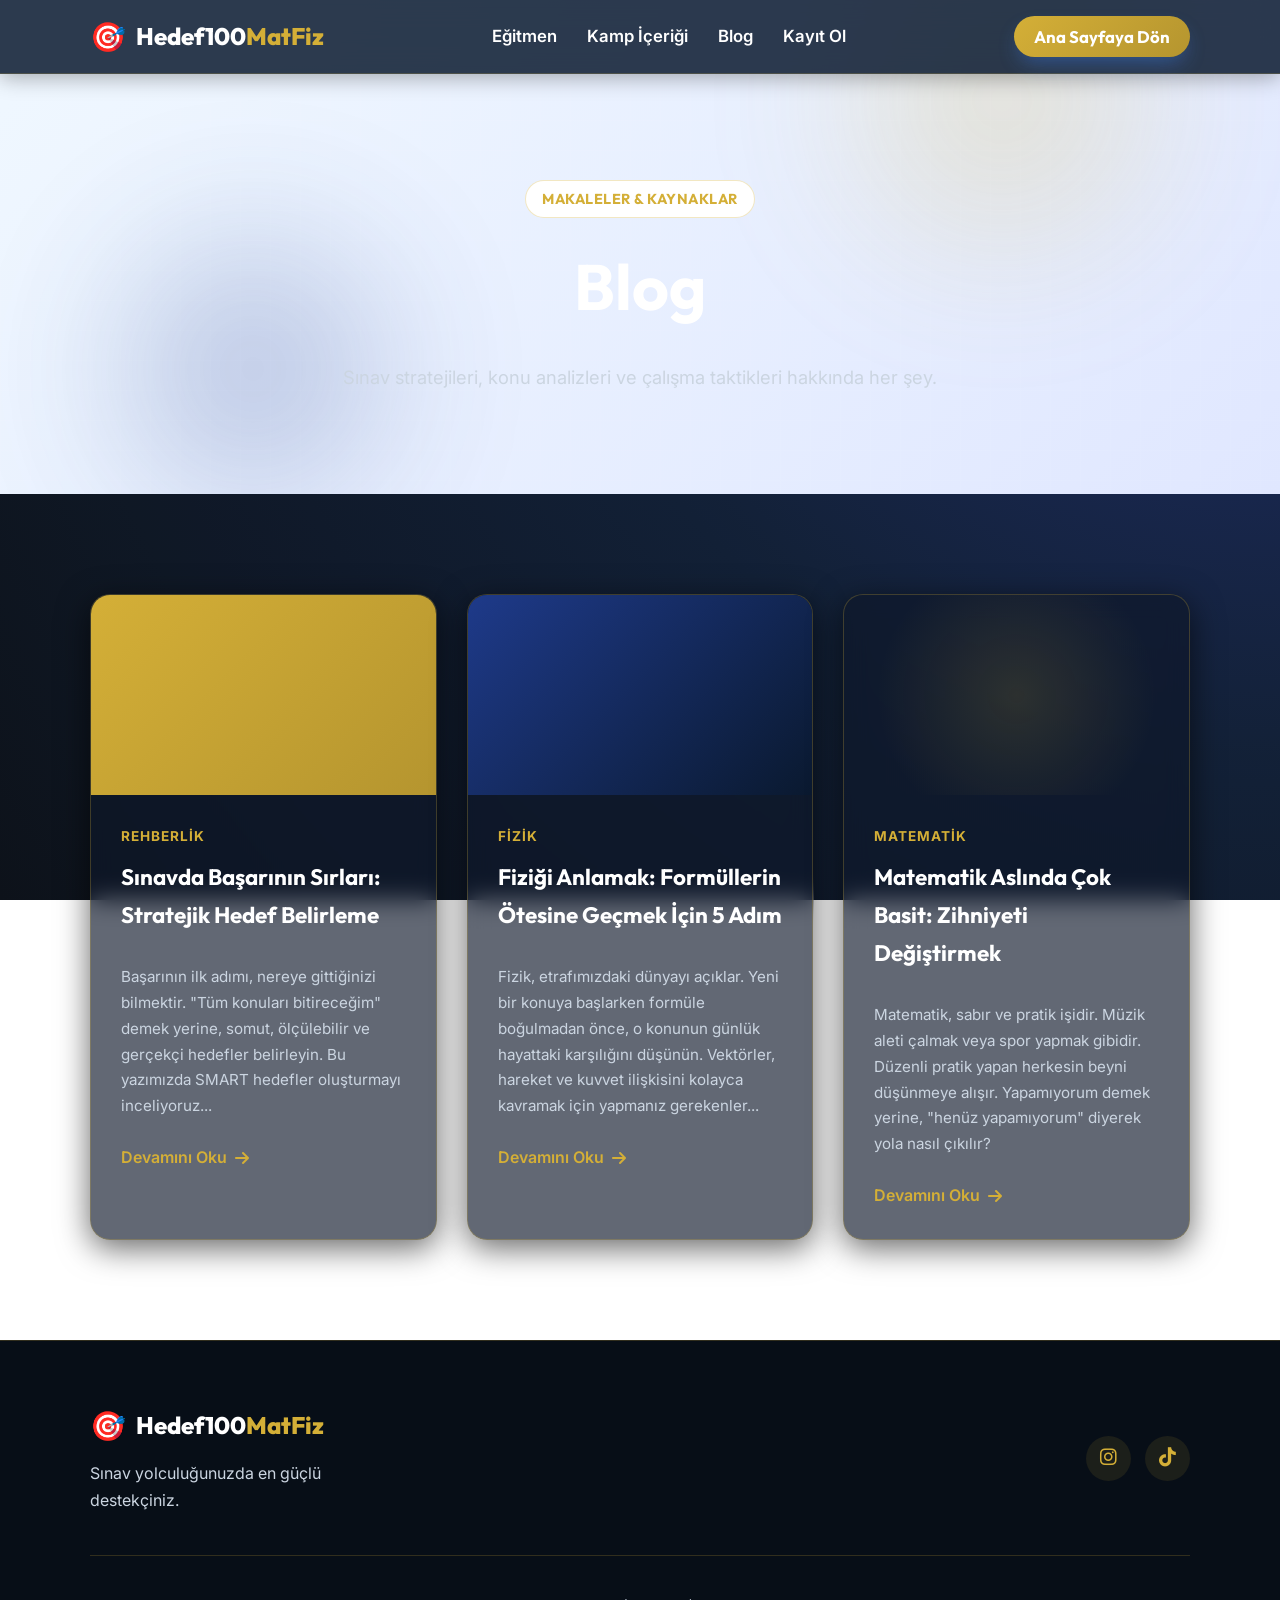
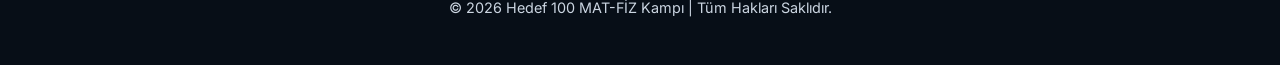
<file: blog.html>
<!DOCTYPE html>
<html lang="tr">
<head>
  <meta charset="UTF-8">
  <meta name="viewport" content="width=device-width, initial-scale=1.0">
  <title>Blog - Hedef 100 MAT-FİZ Kampı</title>
  <meta name="description" content="TYT-AYT Fizik ve Matematik ile ilgili faydalı yazılar ve ipuçları.">
  <link rel="icon" href="https://i.imgur.com/ByuDht1.jpeg" type="image/jpeg">
  
  <link rel="preconnect" href="https://fonts.googleapis.com">
  <link rel="preconnect" href="https://fonts.gstatic.com" crossorigin>
  <link href="https://fonts.googleapis.com/css2?family=Inter:wght@400;500;600&family=Outfit:wght@500;700;800;900&display=swap" rel="stylesheet">
  <link rel="stylesheet" href="https://cdnjs.cloudflare.com/ajax/libs/font-awesome/6.5.2/css/all.min.css" integrity="sha512-SnH5WK+bZxgPHs44uWIX+LLJAJ9/2PkPKZ5QiAj6Ta86w+fsb2TkcmfRyVX3pBnMFcV7oQPJkl9QevSCWr3W6A==" crossorigin="anonymous" referrerpolicy="no-referrer" />

  <link rel="stylesheet" href="style.css">
  
  <style>
    /* Blog Page Specific Styles */
    .blog-header {
      padding: 180px 0 100px;
      text-align: center;
      background: linear-gradient(135deg, #f0f8ff 0%, #e0e7ff 100%);
      position: relative;
    }
    .blog-header .orb-1 { width: 300px; height: 300px; top: -50px; right: 10%; }
    .blog-header .orb-2 { width: 250px; height: 250px; bottom: 0; left: 10%; }
  </style>
</head>
<body>

<header class="site-header">
  <nav class="navbar glass scrolled">
    <div class="container">
      <a href="index.html" class="logo">
        <span class="logo-icon">🎯</span>
        <span class="logo-text">Hedef100<span class="highlight">MatFiz</span></span>
      </a>
      <div class="main-nav">
        <ul class="nav-links">
          <li><a href="index.html#hakkinda" class="nav-link">Eğitmen</a></li>
          <li><a href="index.html#icerik" class="nav-link">Kamp İçeriği</a></li>
          <li><a href="blog.html" class="nav-link active">Blog</a></li>
          <li><a href="index.html#kayit" class="nav-link">Kayıt Ol</a></li>
        </ul>
      </div>
      <div class="navbar-right">
        <a href="index.html" class="button primary-button text-sm" style="padding: 10px 20px;">Ana Sayfaya Dön</a>
        <button id="hamburger-btn" class="hamburger" aria-label="Menüyü aç">
          <div class="hamburger-lines">
            <span class="line line1"></span>
            <span class="line line2"></span>
            <span class="line line3"></span>
          </div>
        </button>
      </div>
    </div>
  </nav>
</header>

<main>
  <section class="blog-header overflow-hidden">
    <div class="orb orb-1"></div>
    <div class="orb orb-2"></div>
    <div class="grid-overlay"></div>
    <div class="container relative z-10">
      <div class="section-badge bg-white">Makaleler & Kaynaklar</div>
      <h1 class="main-title" style="font-size: 4rem; margin-bottom: 20px;">Blog</h1>
      <p class="section-desc">Sınav stratejileri, konu analizleri ve çalışma taktikleri hakkında her şey.</p>
    </div>
  </section>

  <section class="section-padding bg-light">
    <div class="container">
      <div class="blog-grid" style="margin-top: 0;">
        
        <article class="blog-card glass-card hover-lift">
          <div class="blog-card-img bg-gradient-1"></div>
          <div class="blog-card-content">
            <span class="blog-category">Rehberlik</span>
            <h3>Sınavda Başarının Sırları: Stratejik Hedef Belirleme</h3>
            <p>Başarının ilk adımı, nereye gittiğinizi bilmektir. "Tüm konuları bitireceğim" demek yerine, somut, ölçülebilir ve gerçekçi hedefler belirleyin. Bu yazımızda SMART hedefler oluşturmayı inceliyoruz...</p>
            <a href="blog/sinavda-basari.html" class="link-arrow mt-auto">Devamını Oku <i class="fas fa-arrow-right"></i></a>
          </div>
        </article>

        <article class="blog-card glass-card hover-lift">
          <div class="blog-card-img bg-gradient-2"></div>
          <div class="blog-card-content">
            <span class="blog-category">Fizik</span>
            <h3>Fiziği Anlamak: Formüllerin Ötesine Geçmek İçin 5 Adım</h3>
            <p>Fizik, etrafımızdaki dünyayı açıklar. Yeni bir konuya başlarken formüle boğulmadan önce, o konunun günlük hayattaki karşılığını düşünün. Vektörler, hareket ve kuvvet ilişkisini kolayca kavramak için yapmanız gerekenler...</p>
            <a href="blog/fizigi-anlamak.html" class="link-arrow mt-auto">Devamını Oku <i class="fas fa-arrow-right"></i></a>
          </div>
        </article>

        <article class="blog-card glass-card hover-lift">
          <div class="blog-card-img bg-gradient-3"></div>
          <div class="blog-card-content">
            <span class="blog-category">Matematik</span>
            <h3>Matematik Aslında Çok Basit: Zihniyeti Değiştirmek</h3>
            <p>Matematik, sabır ve pratik işidir. Müzik aleti çalmak veya spor yapmak gibidir. Düzenli pratik yapan herkesin beyni düşünmeye alışır. Yapamıyorum demek yerine, "henüz yapamıyorum" diyerek yola nasıl çıkılır?</p>
            <a href="blog/matematik-cok-basit.html" class="link-arrow mt-auto">Devamını Oku <i class="fas fa-arrow-right"></i></a>
          </div>
        </article>

      </div>
    </div>
  </section>
</main>

<footer class="site-footer">
  <div class="container">
    <div class="footer-top">
      <div class="footer-brand">
        <a href="index.html" class="logo">
          <span class="logo-icon">🎯</span>
          <span class="logo-text">Hedef100<span class="highlight">MatFiz</span></span>
        </a>
        <p class="footer-desc mt-3">Sınav yolculuğunuzda en güçlü destekçiniz.</p>
      </div>
      <div class="footer-social">
        <a href="https://www.instagram.com/hedef_100matfiz" target="_blank" class="social-circle"><i class="fab fa-instagram"></i></a>
        <a href="https://www.tiktok.com/@hedef_100matfiz" target="_blank" class="social-circle"><i class="fab fa-tiktok"></i></a>
      </div>
    </div>
    <div class="footer-bottom">
      <p>© 2026 Hedef 100 MAT-FİZ Kampı | Tüm Hakları Saklıdır.</p>
    </div>
  </div>
</footer>

<script>
  // Hamburger Menu Logic
  const hamburgerBtn = document.getElementById('hamburger-btn');
  const mainNav = document.querySelector('.main-nav');
  
  hamburgerBtn.addEventListener('click', () => {
    hamburgerBtn.classList.toggle('active');
    mainNav.classList.toggle('active');
  });
</script>
</body>
</html>
</file>
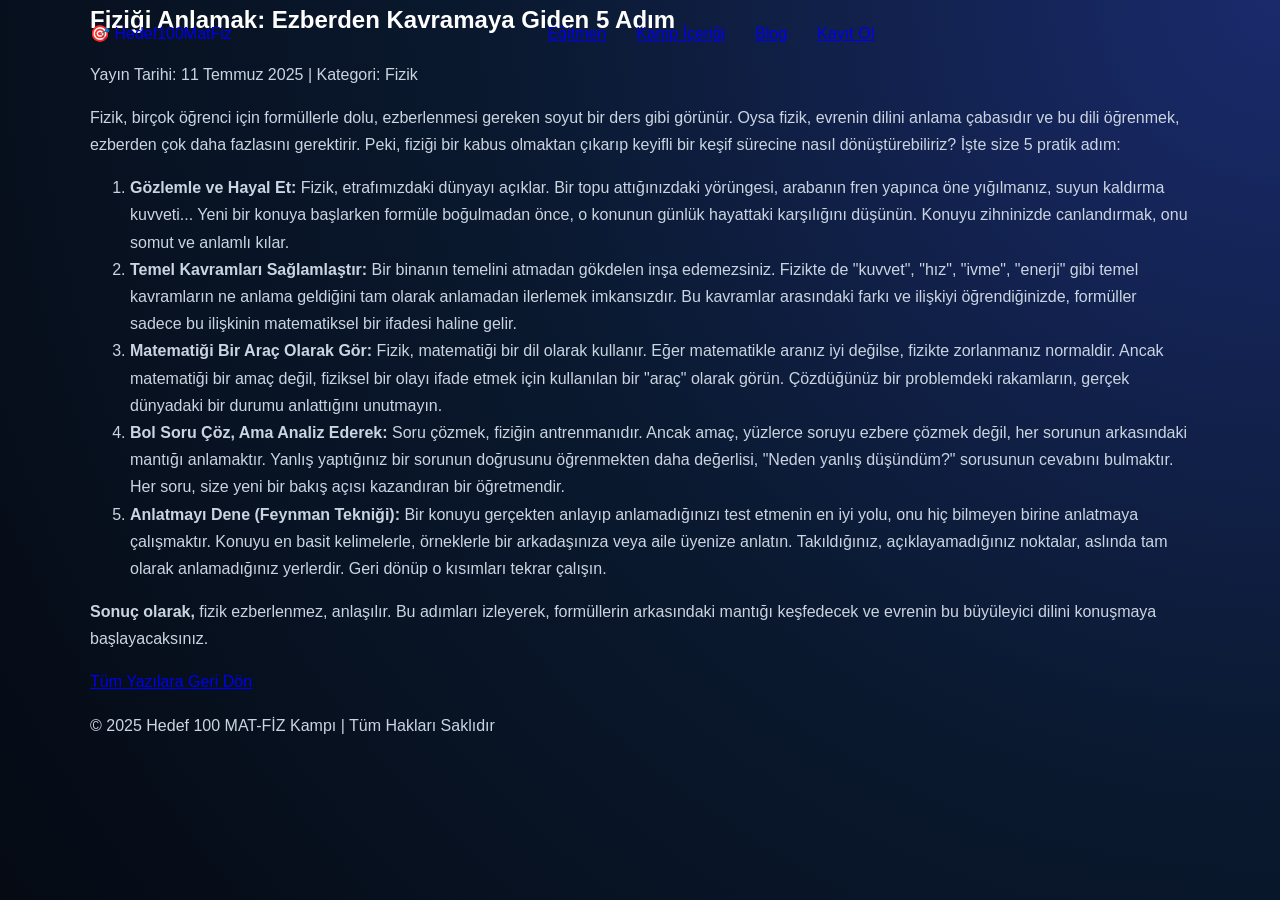
<file: blog/fizigi-anlamak.html>
<!DOCTYPE html>
<html lang="tr">
<head>
    <meta charset="UTF-8">
    <meta name="viewport" content="width=device-width, initial-scale=1.0">
    <title>Fiziği Anlamak: 5 Adım | Hedef 100 MAT-FİZ</title>
    <meta name="description" content="Fiziği ezberlemek yerine gerçekten anlamak için 5 pratik adımı keşfedin. Kavramsal öğrenme teknikleriyle fiziğe olan bakış açınızı değiştirin.">
    <link rel="icon" href="https://i.imgur.com/ByuDht1.jpeg" type="image/jpeg">
    <link rel="stylesheet" href="../style.css"> <link rel="preconnect" href="https://fonts.googleapis.com">
    <link rel="preconnect" href="https://fonts.gstatic.com" crossorigin>
    <link href="https://fonts.googleapis.com/css2?family=Nunito:wght@400;700;800&display=swap" rel="stylesheet">
    <link rel="stylesheet" href="https://cdnjs.cloudflare.com/ajax/libs/font-awesome/6.5.2/css/all.min.css" integrity="sha512-SnH5WK+bZxgPHs44uWIX+LLJAJ9/2PkPKZ5QiAj6Ta86w+fsb2TkcmfRyVX3pBnMFcV7oQPJkl9QevSCWr3W6A==" crossorigin="anonymous" referrerpolicy="no-referrer" />
</head>
<body>

<header class="site-header-mini">
    <nav class="navbar">
        <div class="container">
            <a href="../index.html" class="logo">🎯 Hedef100MatFiz</a>
            <div class="main-nav">
                <ul class="nav-links">
                    <li><a href="../index.html#hakkinda">Eğitmen</a></li>
                    <li><a href="../index.html#icerik">Kamp İçeriği</a></li>
                    <li><a href="../blog.html">Blog</a></li>
                    <li><a href="../index.html#kayit">Kayıt Ol</a></li>
                </ul>
            </div>
            <div class="navbar-right"></div>
        </div>
    </nav>
</header>

<main class="container post-container">
    <article class="post-content">
        <h1>Fiziği Anlamak: Ezberden Kavramaya Giden 5 Adım</h1>
        <p class="post-meta">Yayın Tarihi: 11 Temmuz 2025 | Kategori: Fizik</p>
        
        <p>Fizik, birçok öğrenci için formüllerle dolu, ezberlenmesi gereken soyut bir ders gibi görünür. Oysa fizik, evrenin dilini anlama çabasıdır ve bu dili öğrenmek, ezberden çok daha fazlasını gerektirir. Peki, fiziği bir kabus olmaktan çıkarıp keyifli bir keşif sürecine nasıl dönüştürebiliriz? İşte size 5 pratik adım:</p>
        <ol>
            <li><strong>Gözlemle ve Hayal Et:</strong> Fizik, etrafımızdaki dünyayı açıklar. Bir topu attığınızdaki yörüngesi, arabanın fren yapınca öne yığılmanız, suyun kaldırma kuvveti... Yeni bir konuya başlarken formüle boğulmadan önce, o konunun günlük hayattaki karşılığını düşünün. Konuyu zihninizde canlandırmak, onu somut ve anlamlı kılar.</li>
            <li><strong>Temel Kavramları Sağlamlaştır:</strong> Bir binanın temelini atmadan gökdelen inşa edemezsiniz. Fizikte de "kuvvet", "hız", "ivme", "enerji" gibi temel kavramların ne anlama geldiğini tam olarak anlamadan ilerlemek imkansızdır. Bu kavramlar arasındaki farkı ve ilişkiyi öğrendiğinizde, formüller sadece bu ilişkinin matematiksel bir ifadesi haline gelir.</li>
            <li><strong>Matematiği Bir Araç Olarak Gör:</strong> Fizik, matematiği bir dil olarak kullanır. Eğer matematikle aranız iyi değilse, fizikte zorlanmanız normaldir. Ancak matematiği bir amaç değil, fiziksel bir olayı ifade etmek için kullanılan bir "araç" olarak görün. Çözdüğünüz bir problemdeki rakamların, gerçek dünyadaki bir durumu anlattığını unutmayın.</li>
            <li><strong>Bol Soru Çöz, Ama Analiz Ederek:</strong> Soru çözmek, fiziğin antrenmanıdır. Ancak amaç, yüzlerce soruyu ezbere çözmek değil, her sorunun arkasındaki mantığı anlamaktır. Yanlış yaptığınız bir sorunun doğrusunu öğrenmekten daha değerlisi, "Neden yanlış düşündüm?" sorusunun cevabını bulmaktır. Her soru, size yeni bir bakış açısı kazandıran bir öğretmendir.</li>
            <li><strong>Anlatmayı Dene (Feynman Tekniği):</strong> Bir konuyu gerçekten anlayıp anlamadığınızı test etmenin en iyi yolu, onu hiç bilmeyen birine anlatmaya çalışmaktır. Konuyu en basit kelimelerle, örneklerle bir arkadaşınıza veya aile üyenize anlatın. Takıldığınız, açıklayamadığınız noktalar, aslında tam olarak anlamadığınız yerlerdir. Geri dönüp o kısımları tekrar çalışın.</li>
        </ol>
        <p><strong>Sonuç olarak,</strong> fizik ezberlenmez, anlaşılır. Bu adımları izleyerek, formüllerin arkasındaki mantığı keşfedecek ve evrenin bu büyüleyici dilini konuşmaya başlayacaksınız.</p>
        
    </article>
</main>

<footer class="footer">
    <div class="container">
        <p><a href="../blog.html">Tüm Yazılara Geri Dön</a></p>
        <p>© 2025 Hedef 100 MAT-FİZ Kampı | Tüm Hakları Saklıdır</p>
    </div>
</footer>

</body>
</html>
</file>
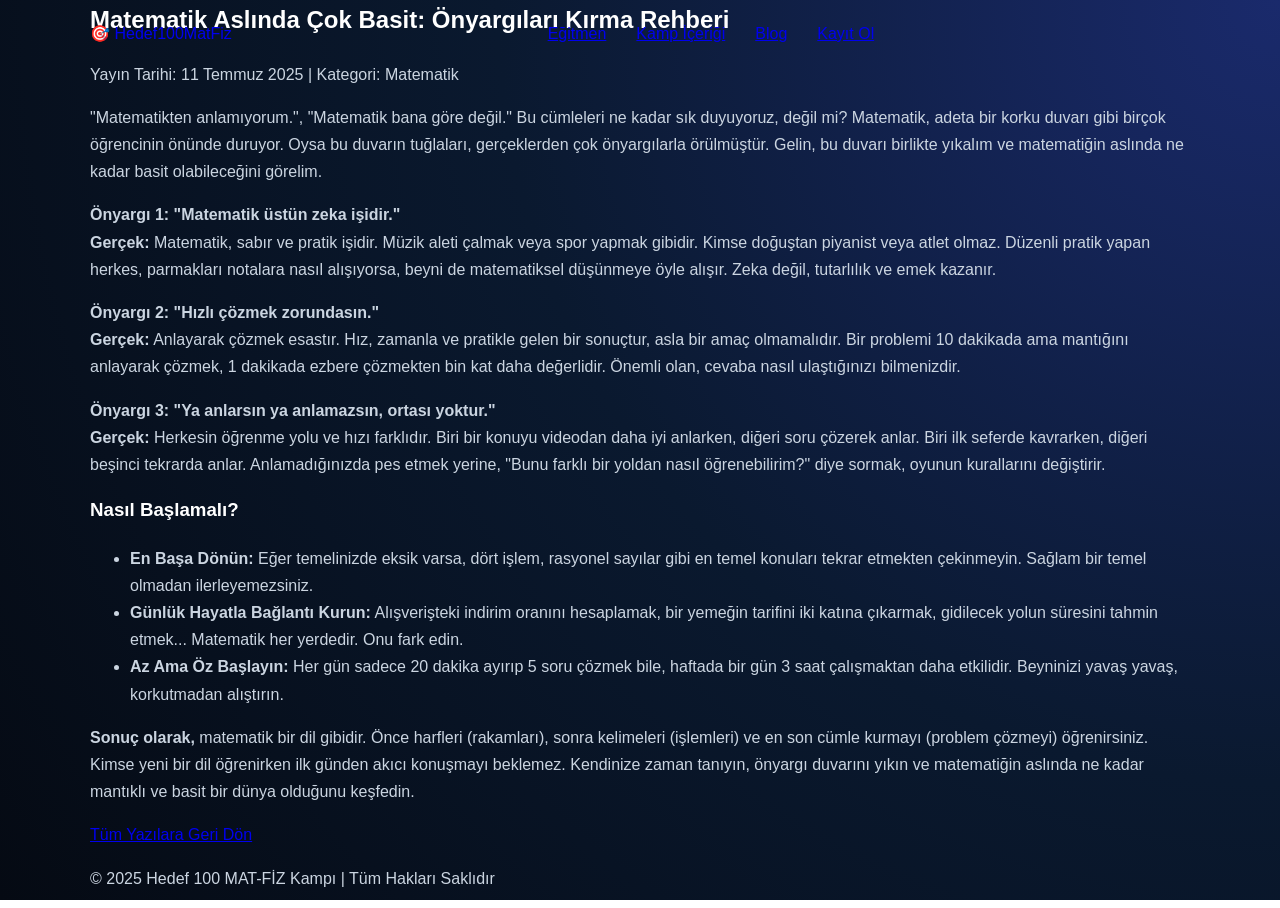
<file: blog/matematik-cok-basit.html>
<!DOCTYPE html>
<html lang="tr">
<head>
    <meta charset="UTF-8">
    <meta name="viewport" content="width=device-width, initial-scale=1.0">
    <title>Matematik Aslında Çok Basit | Hedef 100 MAT-FİZ</title>
    <meta name="description" content="Matematiğe karşı olan önyargıları kırmak için hazırlanan bu rehberle, matematiğin aslında ne kadar mantıklı ve basit olduğunu keşfedin.">
    <link rel="icon" href="https://i.imgur.com/ByuDht1.jpeg" type="image/jpeg">
    <link rel="stylesheet" href="../style.css"> <link rel="preconnect" href="https://fonts.googleapis.com">
    <link rel="preconnect" href="https://fonts.gstatic.com" crossorigin>
    <link href="https://fonts.googleapis.com/css2?family=Nunito:wght@400;700;800&display=swap" rel="stylesheet">
    <link rel="stylesheet" href="https://cdnjs.cloudflare.com/ajax/libs/font-awesome/6.5.2/css/all.min.css" integrity="sha512-SnH5WK+bZxgPHs44uWIX+LLJAJ9/2PkPKZ5QiAj6Ta86w+fsb2TkcmfRyVX3pBnMFcV7oQPJkl9QevSCWr3W6A==" crossorigin="anonymous" referrerpolicy="no-referrer" />
</head>
<body>

<header class="site-header-mini">
    <nav class="navbar">
        <div class="container">
            <a href="../index.html" class="logo">🎯 Hedef100MatFiz</a>
            <div class="main-nav">
                <ul class="nav-links">
                    <li><a href="../index.html#hakkinda">Eğitmen</a></li>
                    <li><a href="../index.html#icerik">Kamp İçeriği</a></li>
                    <li><a href="../blog.html">Blog</a></li>
                    <li><a href="../index.html#kayit">Kayıt Ol</a></li>
                </ul>
            </div>
            <div class="navbar-right"></div>
        </div>
    </nav>
</header>

<main class="container post-container">
    <article class="post-content">
        <h1>Matematik Aslında Çok Basit: Önyargıları Kırma Rehberi</h1>
        <p class="post-meta">Yayın Tarihi: 11 Temmuz 2025 | Kategori: Matematik</p>
        
        <p>"Matematikten anlamıyorum.", "Matematik bana göre değil." Bu cümleleri ne kadar sık duyuyoruz, değil mi? Matematik, adeta bir korku duvarı gibi birçok öğrencinin önünde duruyor. Oysa bu duvarın tuğlaları, gerçeklerden çok önyargılarla örülmüştür. Gelin, bu duvarı birlikte yıkalım ve matematiğin aslında ne kadar basit olabileceğini görelim.</p>
        <p><strong>Önyargı 1: "Matematik üstün zeka işidir."</strong><br>
        <strong>Gerçek:</strong> Matematik, sabır ve pratik işidir. Müzik aleti çalmak veya spor yapmak gibidir. Kimse doğuştan piyanist veya atlet olmaz. Düzenli pratik yapan herkes, parmakları notalara nasıl alışıyorsa, beyni de matematiksel düşünmeye öyle alışır. Zeka değil, tutarlılık ve emek kazanır.</p>
        <p><strong>Önyargı 2: "Hızlı çözmek zorundasın."</strong><br>
        <strong>Gerçek:</strong> Anlayarak çözmek esastır. Hız, zamanla ve pratikle gelen bir sonuçtur, asla bir amaç olmamalıdır. Bir problemi 10 dakikada ama mantığını anlayarak çözmek, 1 dakikada ezbere çözmekten bin kat daha değerlidir. Önemli olan, cevaba nasıl ulaştığınızı bilmenizdir.</p>
        <p><strong>Önyargı 3: "Ya anlarsın ya anlamazsın, ortası yoktur."</strong><br>
        <strong>Gerçek:</strong> Herkesin öğrenme yolu ve hızı farklıdır. Biri bir konuyu videodan daha iyi anlarken, diğeri soru çözerek anlar. Biri ilk seferde kavrarken, diğeri beşinci tekrarda anlar. Anlamadığınızda pes etmek yerine, "Bunu farklı bir yoldan nasıl öğrenebilirim?" diye sormak, oyunun kurallarını değiştirir.</p>
        <h3>Nasıl Başlamalı?</h3>
        <ul>
            <li><strong>En Başa Dönün:</strong> Eğer temelinizde eksik varsa, dört işlem, rasyonel sayılar gibi en temel konuları tekrar etmekten çekinmeyin. Sağlam bir temel olmadan ilerleyemezsiniz.</li>
            <li><strong>Günlük Hayatla Bağlantı Kurun:</strong> Alışverişteki indirim oranını hesaplamak, bir yemeğin tarifini iki katına çıkarmak, gidilecek yolun süresini tahmin etmek... Matematik her yerdedir. Onu fark edin.</li>
            <li><strong>Az Ama Öz Başlayın:</strong> Her gün sadece 20 dakika ayırıp 5 soru çözmek bile, haftada bir gün 3 saat çalışmaktan daha etkilidir. Beyninizi yavaş yavaş, korkutmadan alıştırın.</li>
        </ul>
        <p><strong>Sonuç olarak,</strong> matematik bir dil gibidir. Önce harfleri (rakamları), sonra kelimeleri (işlemleri) ve en son cümle kurmayı (problem çözmeyi) öğrenirsiniz. Kimse yeni bir dil öğrenirken ilk günden akıcı konuşmayı beklemez. Kendinize zaman tanıyın, önyargı duvarını yıkın ve matematiğin aslında ne kadar mantıklı ve basit bir dünya olduğunu keşfedin.</p>
        
    </article>
</main>

<footer class="footer">
    <div class="container">
        <p><a href="../blog.html">Tüm Yazılara Geri Dön</a></p>
        <p>© 2025 Hedef 100 MAT-FİZ Kampı | Tüm Hakları Saklıdır</p>
    </div>
</footer>

</body>
</html>
</file>
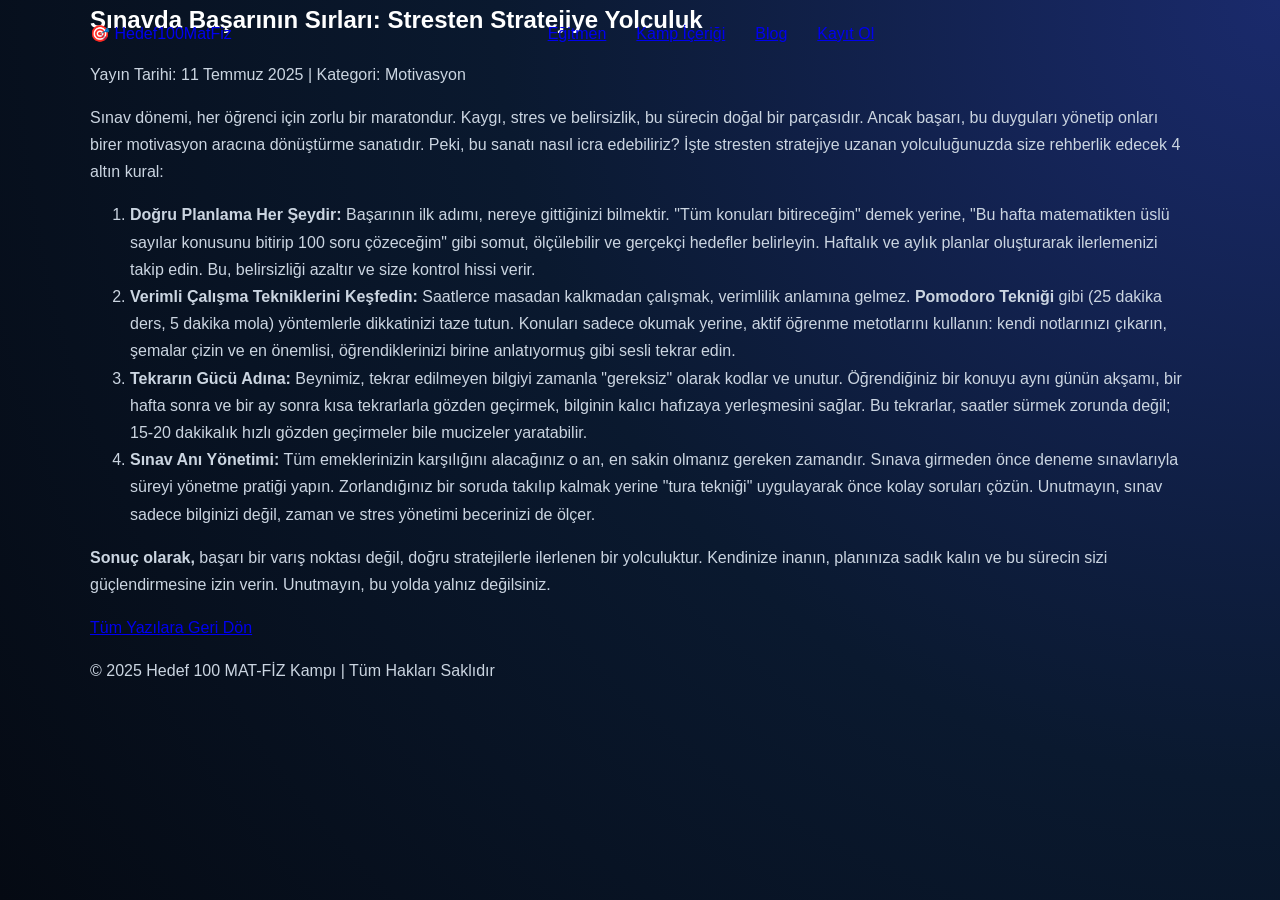
<file: blog/sinavda-basari.html>
<!DOCTYPE html>
<html lang="tr">
<head>
    <meta charset="UTF-8">
    <meta name="viewport" content="width=device-width, initial-scale=1.0">
    <title>Sınavda Başarının Sırları | Hedef 100 MAT-FİZ</title>
    <meta name="description" content="Sınav döneminde stresi yönetip doğru stratejilerle başarıya ulaşmanın yollarını keşfedin. Planlama, verimli çalışma ve sınav anı yönetimi ipuçları.">
    <link rel="icon" href="https://i.imgur.com/ByuDht1.jpeg" type="image/jpeg">
    <link rel="stylesheet" href="../style.css"> <link rel="preconnect" href="https://fonts.googleapis.com">
    <link rel="preconnect" href="https://fonts.gstatic.com" crossorigin>
    <link href="https://fonts.googleapis.com/css2?family=Nunito:wght@400;700;800&display=swap" rel="stylesheet">
    <link rel="stylesheet" href="https://cdnjs.cloudflare.com/ajax/libs/font-awesome/6.5.2/css/all.min.css" integrity="sha512-SnH5WK+bZxgPHs44uWIX+LLJAJ9/2PkPKZ5QiAj6Ta86w+fsb2TkcmfRyVX3pBnMFcV7oQPJkl9QevSCWr3W6A==" crossorigin="anonymous" referrerpolicy="no-referrer" />
</head>
<body>

<header class="site-header-mini">
    <nav class="navbar">
        <div class="container">
            <a href="../index.html" class="logo">🎯 Hedef100MatFiz</a>
            <div class="main-nav">
                <ul class="nav-links">
                    <li><a href="../index.html#hakkinda">Eğitmen</a></li>
                    <li><a href="../index.html#icerik">Kamp İçeriği</a></li>
                    <li><a href="../blog.html">Blog</a></li>
                    <li><a href="../index.html#kayit">Kayıt Ol</a></li>
                </ul>
            </div>
            <div class="navbar-right">
                </div>
        </div>
    </nav>
</header>

<main class="container post-container">
    <article class="post-content">
        <h1>Sınavda Başarının Sırları: Stresten Stratejiye Yolculuk</h1>
        <p class="post-meta">Yayın Tarihi: 11 Temmuz 2025 | Kategori: Motivasyon</p>
        
        <p>Sınav dönemi, her öğrenci için zorlu bir maratondur. Kaygı, stres ve belirsizlik, bu sürecin doğal bir parçasıdır. Ancak başarı, bu duyguları yönetip onları birer motivasyon aracına dönüştürme sanatıdır. Peki, bu sanatı nasıl icra edebiliriz? İşte stresten stratejiye uzanan yolculuğunuzda size rehberlik edecek 4 altın kural:</p>
        <ol>
            <li><strong>Doğru Planlama Her Şeydir:</strong> Başarının ilk adımı, nereye gittiğinizi bilmektir. "Tüm konuları bitireceğim" demek yerine, "Bu hafta matematikten üslü sayılar konusunu bitirip 100 soru çözeceğim" gibi somut, ölçülebilir ve gerçekçi hedefler belirleyin. Haftalık ve aylık planlar oluşturarak ilerlemenizi takip edin. Bu, belirsizliği azaltır ve size kontrol hissi verir.</li>
            <li><strong>Verimli Çalışma Tekniklerini Keşfedin:</strong> Saatlerce masadan kalkmadan çalışmak, verimlilik anlamına gelmez. <strong>Pomodoro Tekniği</strong> gibi (25 dakika ders, 5 dakika mola) yöntemlerle dikkatinizi taze tutun. Konuları sadece okumak yerine, aktif öğrenme metotlarını kullanın: kendi notlarınızı çıkarın, şemalar çizin ve en önemlisi, öğrendiklerinizi birine anlatıyormuş gibi sesli tekrar edin.</li>
            <li><strong>Tekrarın Gücü Adına:</strong> Beynimiz, tekrar edilmeyen bilgiyi zamanla "gereksiz" olarak kodlar ve unutur. Öğrendiğiniz bir konuyu aynı günün akşamı, bir hafta sonra ve bir ay sonra kısa tekrarlarla gözden geçirmek, bilginin kalıcı hafızaya yerleşmesini sağlar. Bu tekrarlar, saatler sürmek zorunda değil; 15-20 dakikalık hızlı gözden geçirmeler bile mucizeler yaratabilir.</li>
            <li><strong>Sınav Anı Yönetimi:</strong> Tüm emeklerinizin karşılığını alacağınız o an, en sakin olmanız gereken zamandır. Sınava girmeden önce deneme sınavlarıyla süreyi yönetme pratiği yapın. Zorlandığınız bir soruda takılıp kalmak yerine "tura tekniği" uygulayarak önce kolay soruları çözün. Unutmayın, sınav sadece bilginizi değil, zaman ve stres yönetimi becerinizi de ölçer.</li>
        </ol>
        <p><strong>Sonuç olarak,</strong> başarı bir varış noktası değil, doğru stratejilerle ilerlenen bir yolculuktur. Kendinize inanın, planınıza sadık kalın ve bu sürecin sizi güçlendirmesine izin verin. Unutmayın, bu yolda yalnız değilsiniz.</p>
      
    </article>
</main>

<footer class="footer">
    <div class="container">
        <p><a href="../blog.html">Tüm Yazılara Geri Dön</a></p>
        <p>© 2025 Hedef 100 MAT-FİZ Kampı | Tüm Hakları Saklıdır</p>
    </div>
</footer>

</body>
</html>
</file>
<file: style.css>
/* --- Base & Variables --- */
:root {
  --primary: #d4af37; /* Premium Gold */
  --primary-light: #fceea7;
  --primary-dark: #b5952f;
  --secondary: #1e3a8a; /* Deep Blue */
  --accent: #d4af37;
  --bg-color: #070e17;
  --text-dark: #ffffff;
  --text-gray: #cbd5e1;
  --text-light: #94a3b8;
  
  --glass-bg: rgba(15, 23, 42, 0.65);
  --glass-border: rgba(212, 175, 55, 0.25);
  --glass-shadow: 0 8px 32px 0 rgba(0, 0, 0, 0.6);
  
  --gradient-1: linear-gradient(135deg, #d4af37 0%, #b5952f 100%);
  --gradient-2: linear-gradient(135deg, #1e3a8a 0%, #0a192f 100%);
  --gradient-3: radial-gradient(circle, rgba(212,175,55,0.15) 0%, rgba(10,25,47,0) 70%);
  
  --transition: all 0.3s cubic-bezier(0.25, 0.8, 0.25, 1);
}

html {
  scroll-behavior: smooth;
  scroll-padding-top: 80px;
}

body {
  font-family: 'Inter', sans-serif;
  margin: 0;
  padding: 0;
  background: radial-gradient(circle at top right, #1a2a6c, #0a192f, #050a13);
  background-attachment: fixed;
  color: var(--text-gray);
  line-height: 1.7;
  overflow-x: hidden;
}

h1, h2, h3, h4, h5, h6 {
  font-family: 'Outfit', sans-serif;
  color: var(--text-dark);
  font-weight: 700;
  margin-top: 0;
}

.container {
  max-width: 1100px;
  margin: 0 auto;
  padding: 0 24px;
}

/* --- Utilities --- */
.text-center { text-align: center; }
.mt-3 { margin-top: 1rem; }
.mt-5 { margin-top: 3rem; }
.mb-3 { margin-bottom: 1rem; }
.mb-4 { margin-bottom: 1.5rem; }
.mb-5 { margin-bottom: 3rem; }
.mx-auto { margin-left: auto; margin-right: auto; }
.max-w-700 { max-width: 700px; }
.relative { position: relative; }
.z-10 { z-index: 10; }
.overflow-hidden { overflow: hidden; }
.section-padding { padding: 100px 0; }
.bg-light { background-color: rgba(255, 255, 255, 0.03); }
.text-white { color: white !important; }
.opacity-90 { opacity: 0.9; }

.bg-gradient-1 { background: var(--gradient-1); }
.bg-gradient-2 { background: var(--gradient-2); }
.bg-gradient-3 { background: var(--gradient-3); }
.bg-gradient-brand { background: var(--gradient-1); }

/* --- Glassmorphism --- */
.glass-card {
  background: var(--glass-bg);
  backdrop-filter: blur(12px);
  -webkit-backdrop-filter: blur(12px);
  border: 1px solid var(--glass-border);
  box-shadow: var(--glass-shadow);
  border-radius: 20px;
}
.glass-border {
  border: 2px solid rgba(255, 255, 255, 0.6);
  box-shadow: 0 8px 32px 0 rgba(31, 38, 135, 0.05);
}

/* --- Animations --- */
.hover-lift {
  transition: var(--transition);
}
.hover-lift:hover {
  transform: translateY(-8px);
  box-shadow: 0 15px 40px -10px rgba(0,0,0,0.1);
}

.animate-in {
  opacity: 1 !important;
  transform: translateY(0) !important;
  transition: opacity 0.8s ease, transform 0.8s cubic-bezier(0.16, 1, 0.3, 1);
}

.gradient-text {
  background: var(--gradient-1);
  -webkit-background-clip: text;
  background-clip: text;
  color: transparent;
  display: inline-block;
}

/* --- Buttons --- */
.button {
  display: inline-flex;
  align-items: center;
  justify-content: center;
  padding: 14px 28px;
  border-radius: 50px;
  font-family: 'Outfit', sans-serif;
  font-weight: 700;
  font-size: 1.05rem;
  text-decoration: none;
  transition: var(--transition);
  cursor: pointer;
  border: none;
  gap: 10px;
  text-align: center;
  line-height: 1.3;
}

.primary-button {
  background: var(--gradient-1);
  color: white;
  box-shadow: 0 10px 20px -5px rgba(59, 130, 246, 0.4);
}
.primary-button:hover {
  box-shadow: 0 15px 25px -5px rgba(59, 130, 246, 0.5);
  transform: translateY(-3px);
  color: white;
}

.secondary-button {
  background: rgba(255, 255, 255, 0.1);
  color: white;
  border: 1px solid rgba(212, 175, 55, 0.3);
  box-shadow: 0 5px 15px rgba(0,0,0,0.2);
}
.secondary-button:hover {
  background: rgba(212, 175, 55, 0.2);
  transform: translateY(-3px);
  color: white;
}

.btn-glow {
  position: relative;
}
.btn-glow::after {
  content: '';
  position: absolute;
  top: -2px; left: -2px; right: -2px; bottom: -2px;
  background: var(--gradient-1);
  z-index: -1;
  filter: blur(15px);
  opacity: 0;
  transition: var(--transition);
  border-radius: inherit;
}
.btn-glow:hover::after {
  opacity: 0.6;
}

.link-arrow {
  display: inline-flex;
  align-items: center;
  gap: 8px;
  color: var(--primary);
  font-weight: 600;
  text-decoration: none;
  transition: var(--transition);
}
.link-arrow i {
  transition: transform 0.3s ease;
}
.link-arrow:hover {
  color: var(--primary-dark);
}
.link-arrow:hover i {
  transform: translateX(5px);
}

/* --- Typography Additions --- */
.section-badge {
  display: inline-block;
  padding: 6px 16px;
  background: rgba(212, 175, 55, 0.15);
  color: var(--primary);
  font-family: 'Outfit', sans-serif;
  font-weight: 700;
  border-radius: 50px;
  font-size: 0.9rem;
  margin-bottom: 15px;
  letter-spacing: 0.5px;
  text-transform: uppercase;
  border: 1px solid rgba(212, 175, 55, 0.3);
}
.section-header h2 {
  font-size: 2.5rem;
  margin-bottom: 1rem;
}
.section-desc {
  font-size: 1.15rem;
  max-width: 600px;
  margin: 0 auto;
}

/* --- Navbar --- */
.navbar {
  position: fixed;
  top: 0; left: 0; right: 0;
  z-index: 1000;
  padding: 20px 0;
  transition: all 0.4s ease;
  background: transparent;
}
.navbar.scrolled {
  padding: 12px 0;
  background: rgba(10, 25, 47, 0.85);
  backdrop-filter: blur(15px);
  -webkit-backdrop-filter: blur(15px);
  box-shadow: 0 4px 20px rgba(0,0,0,0.3);
  border-bottom: 1px solid rgba(212, 175, 55, 0.2);
}
.navbar .container {
  display: flex;
  justify-content: space-between;
  align-items: center;
}
.logo {
  display: flex;
  align-items: center;
  gap: 10px;
  text-decoration: none;
  font-family: 'Outfit', sans-serif;
}
.logo-icon { font-size: 1.8rem; }
.logo-text {
  font-size: 1.5rem;
  font-weight: 800;
  color: var(--text-dark);
}
.logo .highlight { color: var(--primary); }

.nav-links {
  display: flex;
  list-style: none;
  gap: 30px;
  margin: 0; padding: 0;
}
.nav-link {
  text-decoration: none;
  color: var(--text-dark);
  font-weight: 600;
  font-size: 1.05rem;
  transition: var(--transition);
  position: relative;
}
.nav-link::after {
  content: '';
  position: absolute;
  bottom: -4px;
  left: 0;
  width: 0;
  height: 2px;
  background: var(--primary);
  transition: var(--transition);
}
.nav-link:hover { color: var(--primary); }
.nav-link:hover::after { width: 100%; }

.navbar-right {
  display: flex;
  align-items: center;
  gap: 20px;
}
.social-icon {
  display: flex;
  align-items: center;
  justify-content: center;
  width: 40px; height: 40px;
  border-radius: 50%;
  background: rgba(212, 175, 55, 0.1);
  color: var(--primary);
  font-size: 1.2rem;
  text-decoration: none;
  transition: var(--transition);
  box-shadow: 0 4px 10px rgba(0,0,0,0.05);
}
.social-icon:hover {
  transform: translateY(-3px);
  color: #070e17;
  background: var(--gradient-1);
}

.hamburger {
  display: none;
  background: none;
  border: none;
  cursor: pointer;
  padding: 0;
  z-index: 1001;
}
.hamburger-lines {
  display: flex;
  flex-direction: column;
  gap: 6px;
  width: 30px;
}
.hamburger .line {
  display: block;
  height: 3px;
  width: 100%;
  background-color: var(--text-dark);
  border-radius: 3px;
  transition: var(--transition);
}

/* --- Hero Section --- */
.hero {
  position: relative;
  min-height: 100vh;
  display: flex;
  align-items: center;
  padding-top: 80px;
}

.hero-bg-elements {
  position: absolute;
  top: 0; left: 0; right: 0; bottom: 0;
  z-index: -1;
  background: transparent;
  overflow: hidden;
}
.orb {
  position: absolute;
  border-radius: 50%;
  filter: blur(80px);
  opacity: 0.6;
  animation: float 10s infinite ease-in-out alternate;
}
.orb-1 { width: 400px; height: 400px; background: rgba(212, 175, 55, 0.3); top: -100px; right: -100px; }
.orb-2 { width: 300px; height: 300px; background: rgba(30, 58, 138, 0.4); bottom: 10%; left: -50px; animation-delay: -5s; }
.orb-3 { width: 250px; height: 250px; background: rgba(212, 175, 55, 0.2); top: 30%; right: 20%; animation-duration: 15s; }
.orb-4 { width: 500px; height: 500px; background: rgba(255,255,255,0.03); top: -200px; left: -100px; }

.grid-overlay {
  position: absolute;
  inset: 0;
  background-image: linear-gradient(rgba(255, 255, 255, 0.05) 1px, transparent 1px),
                    linear-gradient(90deg, rgba(255, 255, 255, 0.05) 1px, transparent 1px);
  background-size: 30px 30px;
  opacity: 0.5;
}

@keyframes float {
  0% { transform: translate(0, 0) scale(1); }
  100% { transform: translate(30px, 50px) scale(1.1); }
}

.hero-container {
  display: grid;
  grid-template-columns: 1.2fr 1fr;
  gap: 50px;
  align-items: center;
}

.badge {
  display: inline-block;
  padding: 8px 16px;
  background: rgba(212, 175, 55, 0.15);
  border: 1px solid rgba(212, 175, 55, 0.3);
  border-radius: 50px;
  font-weight: 700;
  color: var(--primary);
  font-size: 0.95rem;
  box-shadow: 0 4px 15px rgba(0,0,0,0.05);
  margin-bottom: 24px;
}

.hero-content {
  position: relative;
  z-index: 2;
}

.hero .main-title {
  font-size: 3.5rem;
  line-height: 1.2;
  margin-bottom: 20px;
  min-height: 140px; /* To prevent jumping during Typed JS */
}

.hero .subtitle {
  font-size: 1.25rem;
  color: var(--text-gray);
  margin-bottom: 40px;
  font-weight: 500;
}

.hero-actions {
  display: flex;
  gap: 20px;
  align-items: center;
  flex-wrap: wrap;
}

.hero-image-wrapper {
  position: relative;
  z-index: 2;
}

.image-card {
  padding: 20px;
  position: relative;
}

.hero-image {
  width: 100%;
  border-radius: 12px;
  display: block;
}

.floating-badge {
  position: absolute;
  background: rgba(15, 23, 42, 0.8);
  border: 1px solid rgba(212, 175, 55, 0.3);
  padding: 12px 20px;
  border-radius: 12px;
  font-weight: 700;
  color: white;
  box-shadow: 0 10px 25px rgba(0,0,0,0.3);
  display: flex;
  align-items: center;
  gap: 10px;
  animation: float-small 4s infinite ease-in-out alternate;
}
.badge-1 { top: 30px; left: -30px; }
.badge-2 { bottom: 40px; right: -20px; animation-delay: -2s; }

@keyframes float-small {
  0% { transform: translateY(0); }
  100% { transform: translateY(-10px); }
}


/* --- About Section --- */
.hakkinda-container {
  display: grid;
  grid-template-columns: 1fr 1.5fr;
  gap: 60px;
  align-items: center;
}

.image-wrapper {
  position: relative;
  border-radius: 30px;
  padding: 10px;
  background: white;
}
.profile-img {
  width: 100%;
  border-radius: 20px;
  display: block;
}
.experience-badge {
  position: absolute;
  bottom: -20px;
  right: -20px;
  background: var(--gradient-1);
  color: white;
  width: 120px;
  height: 120px;
  border-radius: 50%;
  display: flex;
  flex-direction: column;
  justify-content: center;
  align-items: center;
  text-align: center;
  box-shadow: 0 10px 20px rgba(59, 130, 246, 0.3);
  border: 4px solid white;
}
.experience-badge .number {
  font-family: 'Outfit', sans-serif;
  font-size: 2rem;
  font-weight: 800;
  line-height: 1;
}
.experience-badge .text {
  font-size: 0.85rem;
  font-weight: 600;
  margin-top: 4px;
  line-height: 1.2;
}

.lead-text {
  font-size: 1.25rem;
  color: var(--text-dark);
  font-weight: 500;
}
/* --- Schedule Table --- */
.schedule-table {
  width: 100%;
  border-collapse: collapse;
  text-align: left;
  color: white;
}
.schedule-table th, .schedule-table td {
  padding: 15px 20px;
  border-bottom: 1px solid rgba(212, 175, 55, 0.15);
}
.schedule-table th {
  background: rgba(212, 175, 55, 0.15);
  color: var(--primary);
  font-family: 'Outfit', sans-serif;
  font-weight: 700;
  text-transform: uppercase;
  letter-spacing: 1px;
}
.schedule-table tbody tr {
  transition: var(--transition);
}
.schedule-table tbody tr:hover {
  background: rgba(255, 255, 255, 0.05);
}
.schedule-table td {
  font-size: 1rem;
}
.time-badge {
  display: inline-block;
  padding: 6px 12px;
  background: rgba(15, 23, 42, 0.8);
  border: 1px solid rgba(212, 175, 55, 0.3);
  border-radius: 50px;
  font-size: 0.85rem;
  font-weight: 600;
  color: var(--primary-light);
}

/* --- Roadmap System (LGS Kampı) --- */
.roadmap-container {
  display: flex;
  flex-direction: column;
  gap: 30px;
  position: relative;
  padding-left: 20px;
  margin-top: 40px;
}

.roadmap-container::before {
  content: '';
  position: absolute;
  left: 0;
  top: 20px;
  bottom: 20px;
  width: 4px;
  background: rgba(255, 255, 255, 0.3);
  border-radius: 4px;
}

.roadmap-item {
  position: relative;
  padding: 30px;
  margin-left: 30px;
  background: rgba(255, 255, 255, 0.1);
  border: 1px solid rgba(255, 255, 255, 0.2);
}

.roadmap-item::before {
  content: '';
  position: absolute;
  left: -42px;
  top: 30px;
  width: 20px;
  height: 20px;
  background: var(--accent);
  border: 4px solid white;
  border-radius: 50%;
  box-shadow: 0 0 15px rgba(245, 158, 11, 0.6);
  z-index: 2;
}

.roadmap-year {
  display: inline-block;
  padding: 5px 15px;
  border-radius: 50px;
  font-family: 'Outfit', sans-serif;
  font-weight: 800;
  font-size: 1.2rem;
  margin-bottom: 15px;
  color: var(--primary-dark);
}

.roadmap-content h4 {
  color: white;
  font-size: 1.6rem;
  margin-bottom: 15px;
}

.roadmap-content .sub-list {
  border-left-color: rgba(255, 255, 255, 0.3);
}

.roadmap-content .sub-list li::before {
  background: var(--accent);
}

.text-primary { color: var(--primary-dark) !important; }
.bg-white { background-color: white !important; }

/* --- Curriculum (Kamp İçeriği) --- */
.camp-columns {
  display: grid;
  grid-template-columns: 1fr 1fr;
  gap: 40px;
  margin-top: 40px;
}

.camp-column {
  padding: 40px;
}

.column-header {
  display: flex;
  align-items: center;
  gap: 15px;
  margin-bottom: 30px;
  padding-bottom: 20px;
  border-bottom: 1px solid rgba(212, 175, 55, 0.2);
}
.icon-box {
  width: 50px;
  height: 50px;
  border-radius: 12px;
  display: flex;
  align-items: center;
  justify-content: center;
  font-size: 1.5rem;
  color: white;
}
.icon-box.blue { background: var(--gradient-2); }
.icon-box.purple { background: var(--gradient-1); }
.column-header h4 {
  font-size: 1.8rem;
  margin: 0;
}

.week-list {
  list-style: none;
  padding: 0;
  margin: 0;
}
.week-list > li {
  margin-bottom: 24px;
}
.week-title {
  font-weight: 700;
  color: var(--text-dark);
  font-size: 1.1rem;
  display: flex;
  align-items: center;
  gap: 12px;
  margin-bottom: 10px;
}
.week-badge {
  background: var(--bg-color);
  padding: 4px 10px;
  border-radius: 6px;
  font-size: 0.85rem;
  color: var(--primary);
  border: 1px solid rgba(59, 130, 246, 0.2);
}
.sub-list {
  list-style: none;
  padding-left: 20px;
  border-left: 2px solid rgba(212, 175, 55, 0.2);
  margin-left: 20px;
}
.sub-list li {
  position: relative;
  padding-left: 15px;
  margin-bottom: 6px;
  font-size: 0.95rem;
}
.sub-list li::before {
  content: '';
  position: absolute;
  left: 0; top: 10px;
  width: 6px; height: 6px;
  background: var(--primary-light);
  border-radius: 50%;
}

.features-banner {
  padding: 24px;
  text-align: center;
  font-size: 1.1rem;
  color: var(--text-dark);
  border-left: 4px solid var(--primary);
}


/* --- Blog Cards --- */
.blog-grid {
  display: grid;
  grid-template-columns: repeat(auto-fit, minmax(300px, 1fr));
  gap: 30px;
  margin-top: 40px;
}

.blog-card {
  display: flex;
  flex-direction: column;
  overflow: hidden;
  padding: 0;
}

.blog-card-img {
  height: 200px;
  width: 100%;
}

.blog-card-content {
  padding: 30px;
  display: flex;
  flex-direction: column;
  flex-grow: 1;
}

.blog-category {
  font-size: 0.85rem;
  font-weight: 700;
  text-transform: uppercase;
  color: var(--primary);
  letter-spacing: 1px;
  margin-bottom: 10px;
}

.blog-card h3 {
  font-size: 1.4rem;
  margin-bottom: 15px;
}

.blog-card p {
  font-size: 0.95rem;
  margin-bottom: 25px;
}


/* --- FAQ --- */
.faq-container {
  margin-top: 40px;
}

.faq-item {
  overflow: hidden;
}

.faq-btn {
  width: 100%;
  text-align: left;
  padding: 20px 25px;
  background: transparent;
  border: none;
  font-family: 'Outfit', sans-serif;
  font-size: 1.15rem;
  font-weight: 600;
  color: var(--text-dark);
  cursor: pointer;
  display: flex;
  justify-content: space-between;
  align-items: center;
  transition: var(--transition);
}

.faq-btn .icon {
  transition: transform 0.3s ease;
  color: var(--primary);
}

.faq-btn.active .icon {
  transform: rotate(180deg);
}

.faq-content {
  max-height: 0;
  overflow: hidden;
  transition: max-height 0.3s ease-out;
}

.faq-content p {
  padding: 0 25px 25px;
  margin: 0;
}


/* --- Testimonials --- */
.testimonials-grid {
  display: grid;
  grid-template-columns: repeat(auto-fit, minmax(300px, 1fr));
  gap: 30px;
  margin-top: 40px;
}

.testimonial-card {
  padding: 40px 30px;
  position: relative;
}

.quote-icon {
  font-size: 2rem;
  color: rgba(212, 175, 55, 0.15);
  position: absolute;
  top: 30px;
  right: 30px;
}

.testimonial-text {
  font-style: italic;
  font-size: 1.05rem;
  color: var(--text-dark);
  margin-bottom: 30px;
  position: relative;
  z-index: 1;
}

.testimonial-author {
  display: flex;
  align-items: center;
  gap: 15px;
  border-top: 1px solid rgba(212, 175, 55, 0.2);
  padding-top: 20px;
}

.author-avatar {
  width: 45px;
  height: 45px;
  border-radius: 50%;
  display: flex;
  align-items: center;
  justify-content: center;
  color: white;
  font-weight: 700;
  font-family: 'Outfit', sans-serif;
}

.author-info {
  display: flex;
  flex-direction: column;
}

.author-name {
  font-weight: 700;
  color: var(--text-dark);
}

.author-title {
  font-size: 0.85rem;
}


/* --- Registration Form --- */
.form-wrapper {
  border-radius: 16px;
  overflow: hidden;
}


/* --- Footer --- */
.site-footer {
  background: var(--bg-color);
  padding: 60px 0 30px;
  border-top: 1px solid rgba(212, 175, 55, 0.2);
}

.footer-top {
  display: flex;
  justify-content: space-between;
  align-items: center;
  margin-bottom: 40px;
  padding-bottom: 40px;
  border-bottom: 1px solid rgba(212, 175, 55, 0.2);
}

.footer-desc {
  max-width: 300px;
  margin: 10px 0 0;
}

.social-circle {
  display: inline-flex;
  align-items: center;
  justify-content: center;
  width: 45px; height: 45px;
  border-radius: 50%;
  background: rgba(212, 175, 55, 0.1);
  color: var(--primary);
  font-size: 1.2rem;
  margin-left: 10px;
  transition: var(--transition);
  text-decoration: none;
}

.social-circle:hover {
  background: var(--gradient-1);
  color: white;
  transform: translateY(-3px);
}

.footer-bottom {
  text-align: center;
  font-size: 0.9rem;
}


/* --- Back to Top --- */
#yukari-cik {
  position: fixed;
  bottom: 30px;
  right: 30px;
  width: 50px;
  height: 50px;
  background: var(--gradient-1);
  color: white;
  border-radius: 50%;
  display: flex;
  align-items: center;
  justify-content: center;
  font-size: 1.2rem;
  text-decoration: none;
  z-index: 1000;
  opacity: 0;
  visibility: hidden;
  transform: translateY(20px);
  transition: var(--transition);
  box-shadow: 0 10px 25px rgba(59, 130, 246, 0.4);
}

#yukari-cik.visible {
  opacity: 1;
  visibility: visible;
  transform: translateY(0);
}

#yukari-cik:hover {
  transform: translateY(-5px);
}


/* --- Responsive Adjustments --- */
@media (max-width: 992px) {
  .hero-container,
  .hakkinda-container {
    grid-template-columns: 1fr;
    text-align: center;
  }
  
  .hero-content {
    order: 1;
  }
  
  .hero-image-wrapper {
    order: 2;
    max-width: 500px;
    margin: 0 auto;
  }
  
  .hero-actions {
    justify-content: center;
  }
  
  .hero .main-title {
    font-size: 2.8rem;
    min-height: 100px;
  }
  
  .hakkinda-container .image-wrapper {
    max-width: 400px;
    margin: 0 auto;
  }
  
  .experience-badge {
    bottom: -10px;
    right: 10px;
  }
}

@media (max-width: 768px) {
  .camp-columns {
    grid-template-columns: 1fr;
  }
  
  .footer-top {
    flex-direction: column;
    text-align: center;
    gap: 30px;
  }
  
  .social-circle {
    margin: 0 5px;
  }
  
  /* Mobile Menu */
  .hamburger {
    display: block;
  }
  
  .main-nav {
    position: fixed;
    top: 0; right: -100%;
    width: 80%; max-width: 400px;
    height: 100vh;
    background: rgba(10, 25, 47, 0.95);
    backdrop-filter: blur(20px);
    -webkit-backdrop-filter: blur(20px);
    box-shadow: -10px 0 30px rgba(0,0,0,0.5);
    display: flex;
    align-items: center;
    justify-content: center;
    transition: var(--transition);
    z-index: 999;
    border-left: 1px solid rgba(212, 175, 55, 0.2);
  }
  
  .main-nav.active {
    right: 0;
  }
  
  .nav-links {
    flex-direction: column;
    text-align: center;
    gap: 40px;
  }
  
  .nav-link {
    font-size: 1.5rem;
  }
  
  .hamburger.active .line1 {
    transform: rotate(45deg) translate(6px, 6px);
  }
  .hamburger.active .line2 {
    opacity: 0;
  }
  .hamburger.active .line3 {
    transform: rotate(-45deg) translate(7px, -6px);
  }
  
  .hero {
    padding-top: 120px;
  }
  
  .hero .main-title {
    font-size: 2.2rem;
    min-height: 80px;
  }
  
  .section-padding {
    padding: 60px 0;
  }
}

@media (max-width: 480px) {
  .hero-actions {
    flex-direction: column;
    width: 100%;
    gap: 12px;
  }
  .hero-actions .button {
    width: 100%;
    white-space: normal;
    height: auto;
    padding: 12px 16px;
    font-size: 0.95rem;
    line-height: 1.3;
    text-align: center;
  }
  
  .floating-badge {
    padding: 8px 12px;
    font-size: 0.85rem;
  }
  .badge-1 { left: -10px; }
  .badge-2 { right: -10px; }
}
</file>
